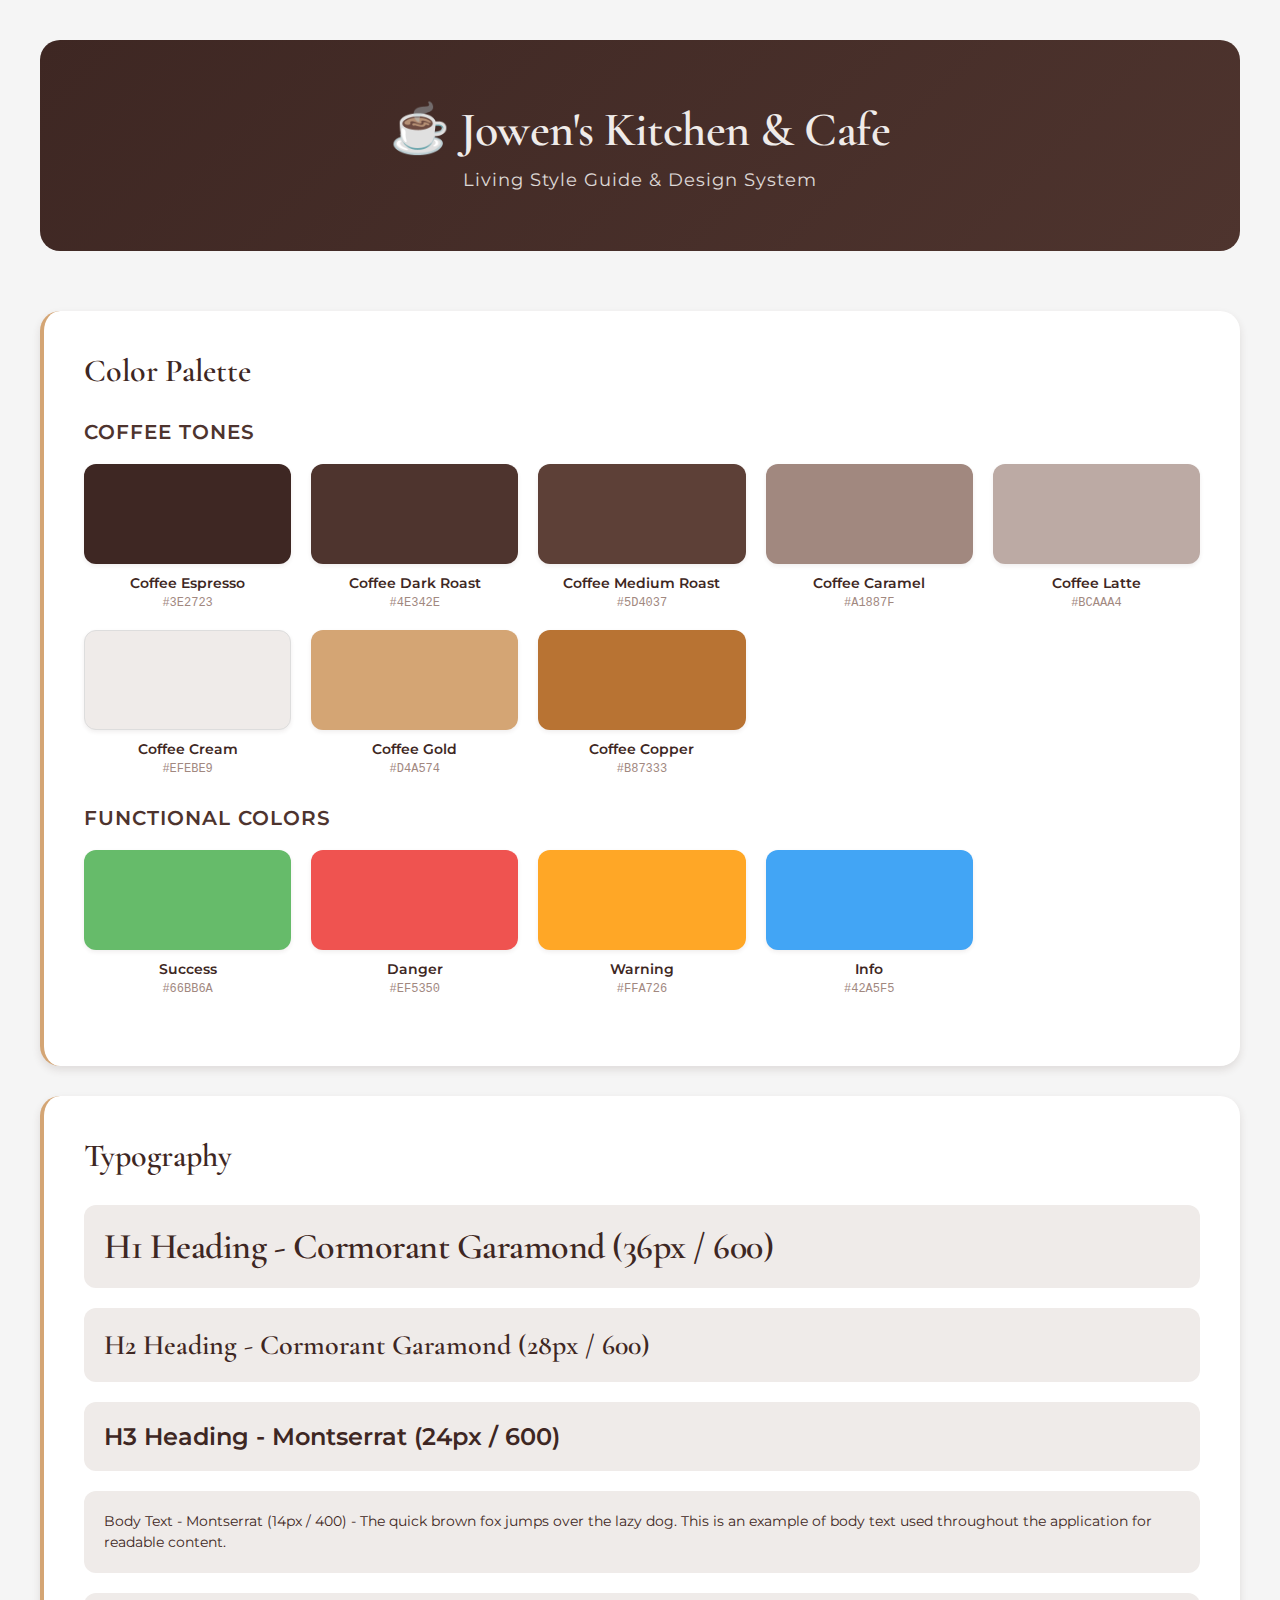
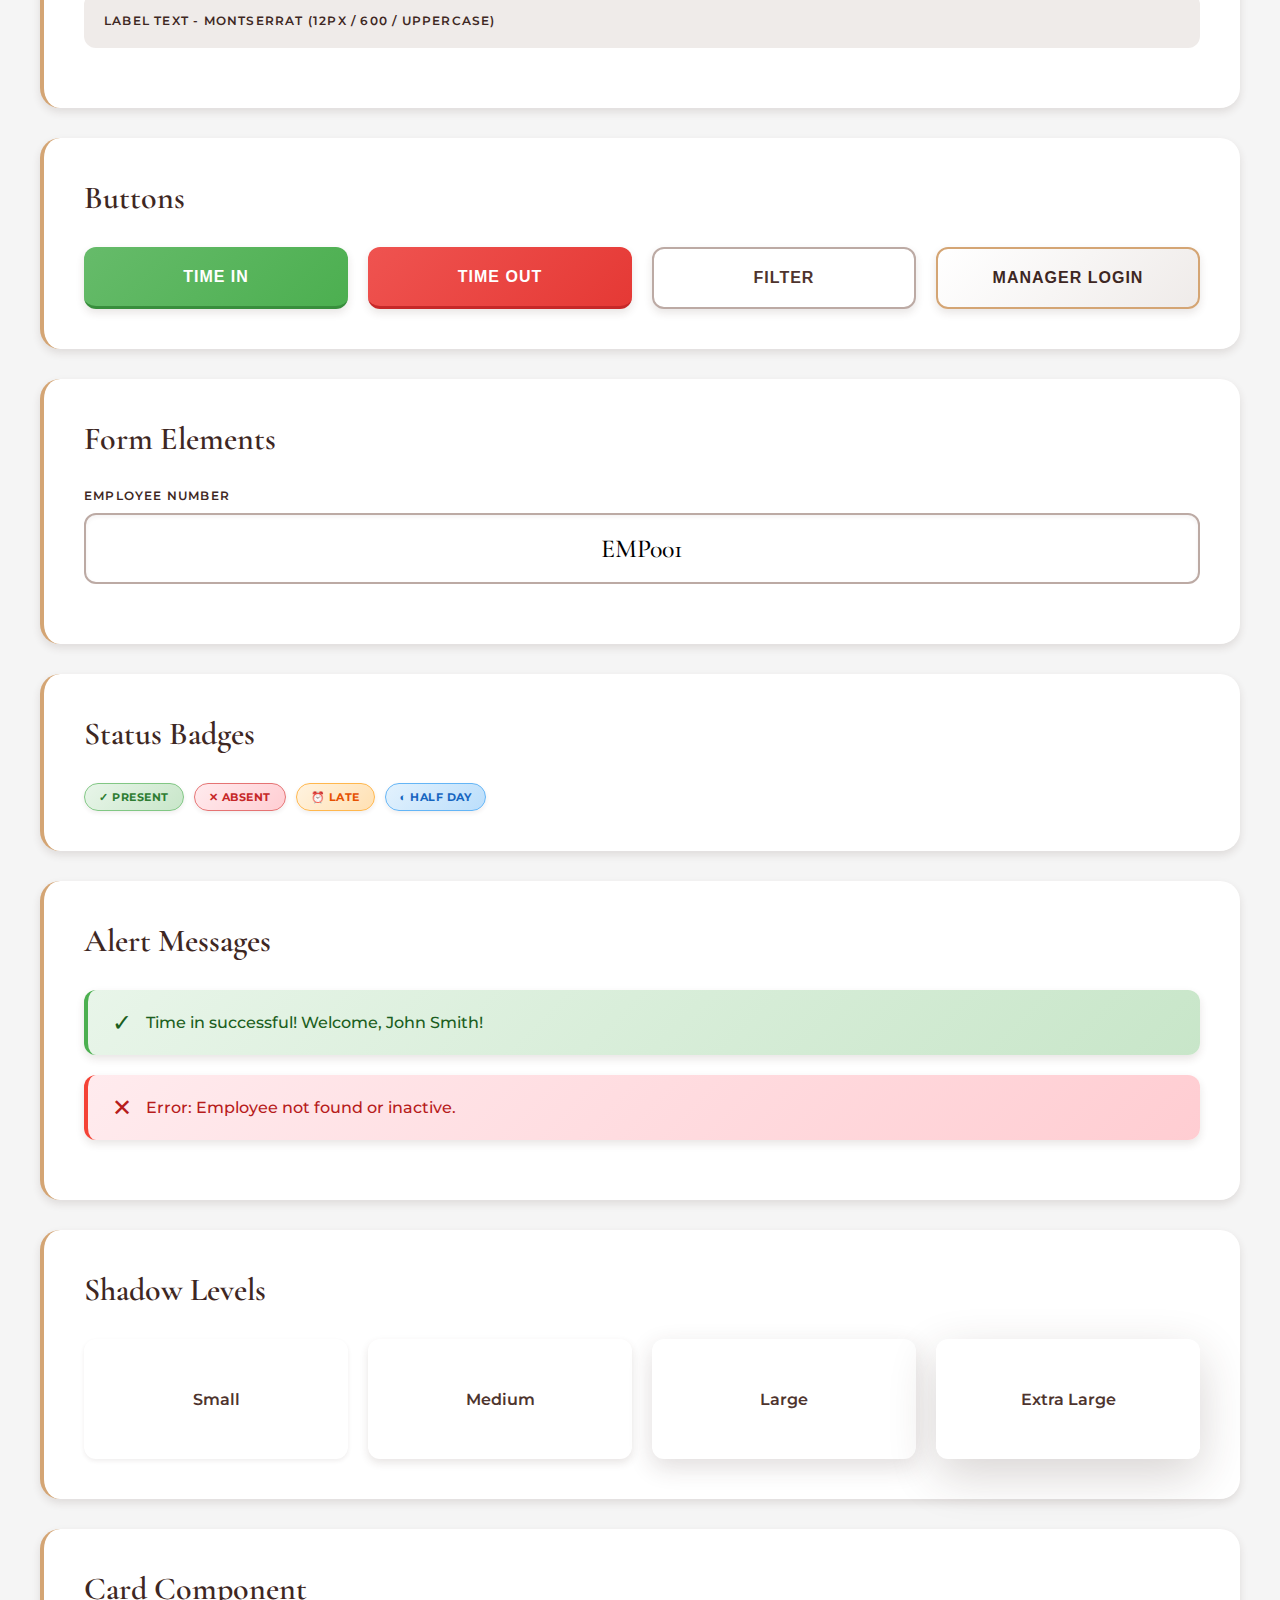
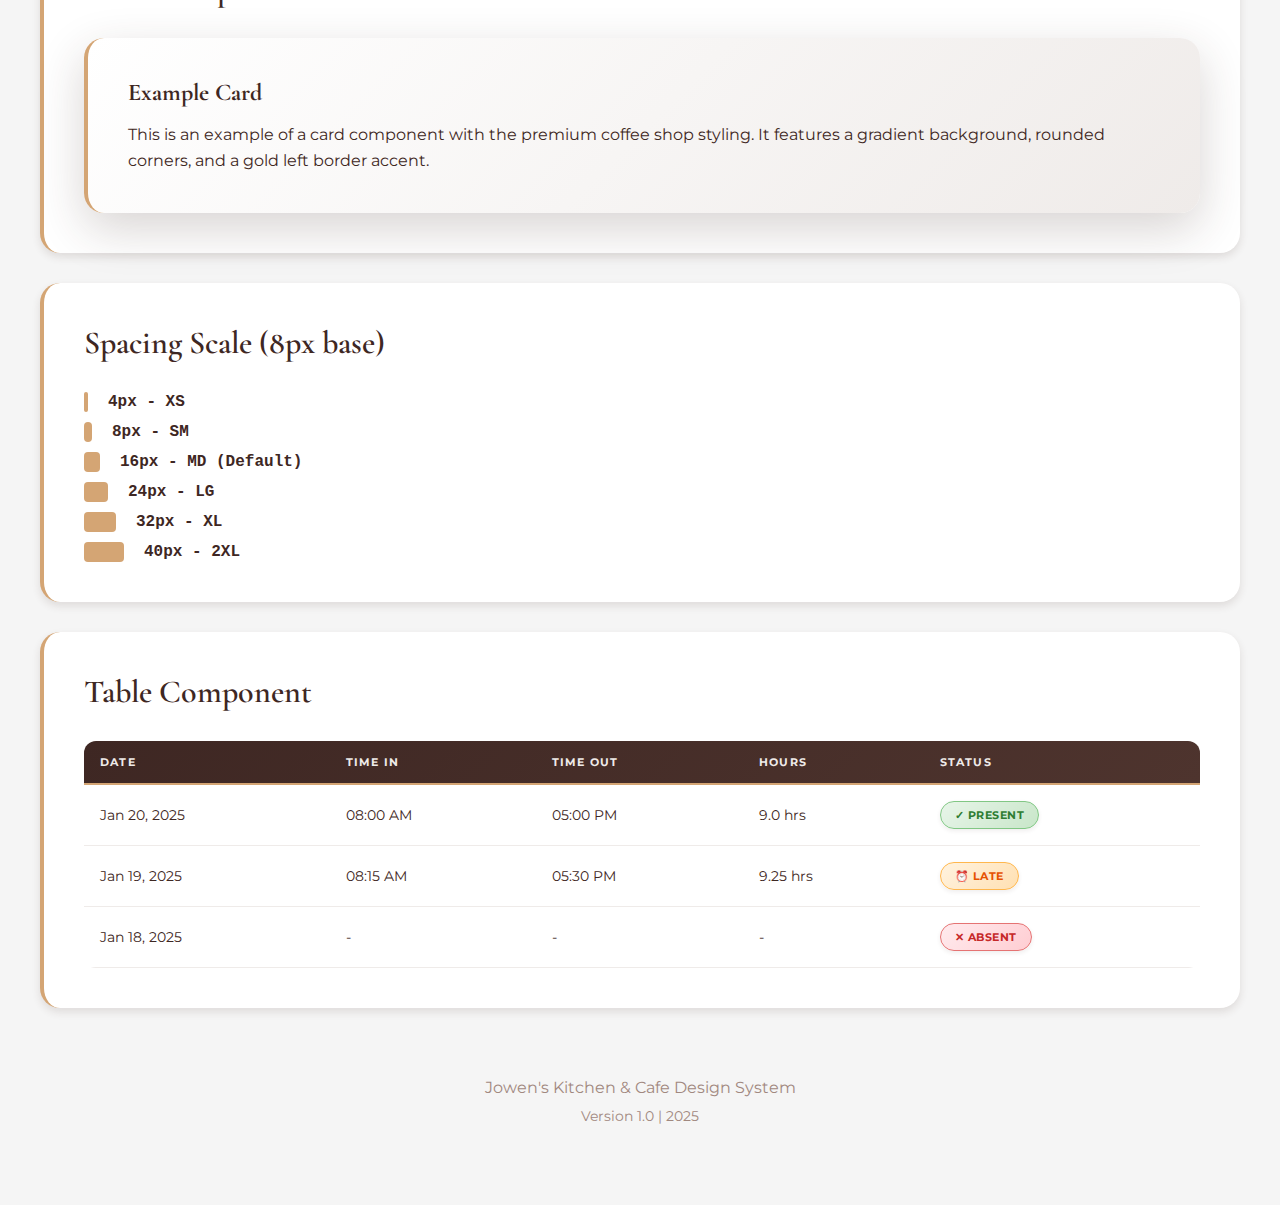
<file: style-guide.html>
<!DOCTYPE html>
<html lang="en">
<head>
    <meta charset="UTF-8">
    <meta name="viewport" content="width=device-width, initial-scale=1.0">
    <title>Jowen's Kitchen & Cafe - Style Guide</title>
    <link href="https://fonts.googleapis.com/css2?family=Cormorant+Garamond:wght@300;400;500;600;700&family=Montserrat:wght@300;400;500;600;700&display=swap" rel="stylesheet">
    <style>
        :root {
            --coffee-espresso: #3E2723;
            --coffee-dark-roast: #4E342E;
            --coffee-medium-roast: #5D4037;
            --coffee-caramel: #A1887F;
            --coffee-latte: #BCAAA4;
            --coffee-cream: #EFEBE9;
            --coffee-foam: #FAFAFA;
            --coffee-gold: #D4A574;
            --coffee-copper: #B87333;
            --coffee-amber: #FFB74D;
            --success: #66BB6A;
            --danger: #EF5350;
            --warning: #FFA726;
            --info: #42A5F5;
        }

        * {
            margin: 0;
            padding: 0;
            box-sizing: border-box;
        }

        body {
            font-family: 'Montserrat', sans-serif;
            background: #F5F5F5;
            padding: 40px 20px;
            color: var(--coffee-espresso);
        }

        .container {
            max-width: 1200px;
            margin: 0 auto;
        }

        .header {
            text-align: center;
            margin-bottom: 60px;
            padding: 60px 20px;
            background: linear-gradient(135deg, var(--coffee-espresso), var(--coffee-dark-roast));
            border-radius: 20px;
            color: var(--coffee-cream);
        }

        .header h1 {
            font-family: 'Cormorant Garamond', serif;
            font-size: 48px;
            font-weight: 600;
            margin-bottom: 10px;
            letter-spacing: -0.5px;
        }

        .header p {
            font-size: 18px;
            opacity: 0.9;
            letter-spacing: 1px;
        }

        .section {
            background: white;
            padding: 40px;
            margin-bottom: 30px;
            border-radius: 20px;
            box-shadow: 0 4px 8px rgba(62, 39, 35, 0.12);
            border-left: 4px solid var(--coffee-gold);
        }

        .section-title {
            font-family: 'Cormorant Garamond', serif;
            font-size: 32px;
            font-weight: 600;
            margin-bottom: 30px;
            color: var(--coffee-espresso);
        }

        .subsection-title {
            font-size: 20px;
            font-weight: 600;
            margin: 30px 0 20px;
            color: var(--coffee-dark-roast);
            text-transform: uppercase;
            letter-spacing: 1px;
        }

        /* Color Swatches */
        .color-grid {
            display: grid;
            grid-template-columns: repeat(auto-fill, minmax(200px, 1fr));
            gap: 20px;
            margin-bottom: 30px;
        }

        .color-swatch {
            text-align: center;
        }

        .color-box {
            height: 100px;
            border-radius: 12px;
            margin-bottom: 10px;
            box-shadow: 0 2px 4px rgba(62, 39, 35, 0.08);
        }

        .color-name {
            font-weight: 600;
            font-size: 14px;
            margin-bottom: 4px;
        }

        .color-code {
            font-family: 'Courier New', monospace;
            font-size: 12px;
            color: var(--coffee-caramel);
        }

        /* Typography */
        .type-sample {
            margin-bottom: 20px;
            padding: 20px;
            background: var(--coffee-cream);
            border-radius: 12px;
        }

        .h1-sample {
            font-family: 'Cormorant Garamond', serif;
            font-size: 36px;
            font-weight: 600;
            letter-spacing: -0.5px;
        }

        .h2-sample {
            font-family: 'Cormorant Garamond', serif;
            font-size: 28px;
            font-weight: 600;
        }

        .h3-sample {
            font-family: 'Montserrat', sans-serif;
            font-size: 24px;
            font-weight: 600;
        }

        .body-sample {
            font-size: 14px;
            line-height: 1.5;
        }

        .label-sample {
            font-size: 12px;
            font-weight: 600;
            text-transform: uppercase;
            letter-spacing: 1.2px;
        }

        /* Buttons */
        .button-grid {
            display: grid;
            grid-template-columns: repeat(auto-fit, minmax(200px, 1fr));
            gap: 20px;
        }

        .btn {
            padding: 20px;
            border: none;
            border-radius: 12px;
            font-size: 16px;
            font-weight: 600;
            text-transform: uppercase;
            letter-spacing: 1px;
            cursor: pointer;
            transition: all 0.3s ease;
            box-shadow: 0 4px 8px rgba(62, 39, 35, 0.12);
        }

        .btn:hover {
            transform: translateY(-3px);
            box-shadow: 0 8px 24px rgba(62, 39, 35, 0.16);
        }

        .btn-primary {
            background: linear-gradient(135deg, var(--success) 0%, #4CAF50 100%);
            color: white;
            border-bottom: 3px solid #388E3C;
        }

        .btn-danger {
            background: linear-gradient(135deg, var(--danger) 0%, #E53935 100%);
            color: white;
            border-bottom: 3px solid #C62828;
        }

        .btn-secondary {
            background: white;
            color: var(--coffee-dark-roast);
            border: 2px solid var(--coffee-latte);
        }

        .btn-gold {
            background: linear-gradient(135deg, white, var(--coffee-cream));
            color: var(--coffee-espresso);
            border: 2px solid var(--coffee-gold);
        }

        /* Form Elements */
        .input {
            width: 100%;
            padding: 18px 24px;
            font-size: 26px;
            font-weight: 500;
            font-family: 'Cormorant Garamond', serif;
            text-align: center;
            border: 2px solid var(--coffee-latte);
            border-radius: 12px;
            margin-bottom: 20px;
            box-shadow: inset 0 2px 4px rgba(62, 39, 35, 0.06);
        }

        .input:focus {
            outline: none;
            border-color: var(--coffee-gold);
            box-shadow: 0 0 0 4px rgba(212, 165, 116, 0.15);
        }

        /* Badges */
        .badge-grid {
            display: flex;
            flex-wrap: wrap;
            gap: 10px;
        }

        .badge {
            display: inline-flex;
            align-items: center;
            padding: 6px 14px;
            border-radius: 20px;
            font-size: 11px;
            font-weight: 700;
            text-transform: uppercase;
            letter-spacing: 0.5px;
            box-shadow: 0 2px 4px rgba(62, 39, 35, 0.08);
        }

        .badge-success {
            background: linear-gradient(135deg, #E8F5E9, #C8E6C9);
            color: #2E7D32;
            border: 1px solid #81C784;
        }

        .badge-danger {
            background: linear-gradient(135deg, #FFEBEE, #FFCDD2);
            color: #C62828;
            border: 1px solid #E57373;
        }

        .badge-warning {
            background: linear-gradient(135deg, #FFF3E0, #FFE0B2);
            color: #E65100;
            border: 1px solid #FFB74D;
        }

        .badge-info {
            background: linear-gradient(135deg, #E3F2FD, #BBDEFB);
            color: #1565C0;
            border: 1px solid #64B5F6;
        }

        /* Alerts */
        .alert {
            padding: 18px 24px;
            border-radius: 12px;
            margin-bottom: 20px;
            display: flex;
            align-items: center;
            font-weight: 500;
            box-shadow: 0 4px 8px rgba(62, 39, 35, 0.12);
        }

        .alert-success {
            background: linear-gradient(135deg, #E8F5E9, #C8E6C9);
            color: #1B5E20;
            border-left: 4px solid #4CAF50;
        }

        .alert-danger {
            background: linear-gradient(135deg, #FFEBEE, #FFCDD2);
            color: #B71C1C;
            border-left: 4px solid #F44336;
        }

        .alert-icon {
            font-size: 24px;
            margin-right: 14px;
        }

        /* Shadows */
        .shadow-grid {
            display: grid;
            grid-template-columns: repeat(auto-fit, minmax(200px, 1fr));
            gap: 20px;
        }

        .shadow-box {
            height: 120px;
            background: white;
            border-radius: 12px;
            display: flex;
            align-items: center;
            justify-content: center;
            font-weight: 600;
            color: var(--coffee-dark-roast);
        }

        .shadow-sm {
            box-shadow: 0 2px 4px rgba(62, 39, 35, 0.08);
        }

        .shadow-md {
            box-shadow: 0 4px 8px rgba(62, 39, 35, 0.12);
        }

        .shadow-lg {
            box-shadow: 0 8px 24px rgba(62, 39, 35, 0.16);
        }

        .shadow-xl {
            box-shadow: 0 16px 48px rgba(62, 39, 35, 0.20);
        }

        /* Card Example */
        .card-example {
            background: linear-gradient(135deg, white 0%, var(--coffee-cream) 100%);
            border-radius: 20px;
            padding: 40px;
            border-left: 4px solid var(--coffee-gold);
            box-shadow: 0 16px 48px rgba(62, 39, 35, 0.20);
        }

        /* Spacing */
        .spacing-grid {
            display: flex;
            flex-direction: column;
            gap: 10px;
        }

        .spacing-item {
            display: flex;
            align-items: center;
            gap: 20px;
        }

        .spacing-box {
            background: var(--coffee-gold);
            border-radius: 4px;
        }

        .spacing-label {
            font-weight: 600;
            font-family: 'Courier New', monospace;
        }

        /* Table */
        .table-example {
            width: 100%;
            border-collapse: separate;
            border-spacing: 0;
            border-radius: 12px;
            overflow: hidden;
        }

        .table-example thead {
            background: linear-gradient(135deg, var(--coffee-espresso), var(--coffee-dark-roast));
        }

        .table-example th {
            padding: 14px 16px;
            text-align: left;
            font-size: 11px;
            font-weight: 700;
            color: var(--coffee-cream);
            text-transform: uppercase;
            letter-spacing: 1.2px;
            border-bottom: 2px solid var(--coffee-gold);
        }

        .table-example td {
            padding: 16px;
            font-size: 14px;
            background: white;
            border-bottom: 1px solid var(--coffee-cream);
        }

        .table-example tbody tr:hover {
            background: var(--coffee-cream);
        }

        @media (max-width: 768px) {
            .color-grid,
            .button-grid,
            .shadow-grid {
                grid-template-columns: 1fr;
            }
        }
    </style>
</head>
<body>
    <div class="container">
        <!-- Header -->
        <div class="header">
            <h1>☕ Jowen's Kitchen & Cafe</h1>
            <p>Living Style Guide & Design System</p>
        </div>

        <!-- Colors Section -->
        <div class="section">
            <h2 class="section-title">Color Palette</h2>

            <h3 class="subsection-title">Coffee Tones</h3>
            <div class="color-grid">
                <div class="color-swatch">
                    <div class="color-box" style="background: var(--coffee-espresso);"></div>
                    <div class="color-name">Coffee Espresso</div>
                    <div class="color-code">#3E2723</div>
                </div>
                <div class="color-swatch">
                    <div class="color-box" style="background: var(--coffee-dark-roast);"></div>
                    <div class="color-name">Coffee Dark Roast</div>
                    <div class="color-code">#4E342E</div>
                </div>
                <div class="color-swatch">
                    <div class="color-box" style="background: var(--coffee-medium-roast);"></div>
                    <div class="color-name">Coffee Medium Roast</div>
                    <div class="color-code">#5D4037</div>
                </div>
                <div class="color-swatch">
                    <div class="color-box" style="background: var(--coffee-caramel);"></div>
                    <div class="color-name">Coffee Caramel</div>
                    <div class="color-code">#A1887F</div>
                </div>
                <div class="color-swatch">
                    <div class="color-box" style="background: var(--coffee-latte);"></div>
                    <div class="color-name">Coffee Latte</div>
                    <div class="color-code">#BCAAA4</div>
                </div>
                <div class="color-swatch">
                    <div class="color-box" style="background: var(--coffee-cream); border: 1px solid #ddd;"></div>
                    <div class="color-name">Coffee Cream</div>
                    <div class="color-code">#EFEBE9</div>
                </div>
                <div class="color-swatch">
                    <div class="color-box" style="background: var(--coffee-gold);"></div>
                    <div class="color-name">Coffee Gold</div>
                    <div class="color-code">#D4A574</div>
                </div>
                <div class="color-swatch">
                    <div class="color-box" style="background: var(--coffee-copper);"></div>
                    <div class="color-name">Coffee Copper</div>
                    <div class="color-code">#B87333</div>
                </div>
            </div>

            <h3 class="subsection-title">Functional Colors</h3>
            <div class="color-grid">
                <div class="color-swatch">
                    <div class="color-box" style="background: var(--success);"></div>
                    <div class="color-name">Success</div>
                    <div class="color-code">#66BB6A</div>
                </div>
                <div class="color-swatch">
                    <div class="color-box" style="background: var(--danger);"></div>
                    <div class="color-name">Danger</div>
                    <div class="color-code">#EF5350</div>
                </div>
                <div class="color-swatch">
                    <div class="color-box" style="background: var(--warning);"></div>
                    <div class="color-name">Warning</div>
                    <div class="color-code">#FFA726</div>
                </div>
                <div class="color-swatch">
                    <div class="color-box" style="background: var(--info);"></div>
                    <div class="color-name">Info</div>
                    <div class="color-code">#42A5F5</div>
                </div>
            </div>
        </div>

        <!-- Typography -->
        <div class="section">
            <h2 class="section-title">Typography</h2>

            <div class="type-sample">
                <div class="h1-sample">H1 Heading - Cormorant Garamond (36px / 600)</div>
            </div>

            <div class="type-sample">
                <div class="h2-sample">H2 Heading - Cormorant Garamond (28px / 600)</div>
            </div>

            <div class="type-sample">
                <div class="h3-sample">H3 Heading - Montserrat (24px / 600)</div>
            </div>

            <div class="type-sample">
                <div class="body-sample">Body Text - Montserrat (14px / 400) - The quick brown fox jumps over the lazy dog. This is an example of body text used throughout the application for readable content.</div>
            </div>

            <div class="type-sample">
                <div class="label-sample">Label Text - Montserrat (12px / 600 / Uppercase)</div>
            </div>
        </div>

        <!-- Buttons -->
        <div class="section">
            <h2 class="section-title">Buttons</h2>

            <div class="button-grid">
                <button class="btn btn-primary">Time In</button>
                <button class="btn btn-danger">Time Out</button>
                <button class="btn btn-secondary">Filter</button>
                <button class="btn btn-gold">Manager Login</button>
            </div>
        </div>

        <!-- Form Elements -->
        <div class="section">
            <h2 class="section-title">Form Elements</h2>

            <label class="label-sample" style="display: block; margin-bottom: 10px;">Employee Number</label>
            <input type="text" class="input" placeholder="Enter your ID" value="EMP001">
        </div>

        <!-- Badges -->
        <div class="section">
            <h2 class="section-title">Status Badges</h2>

            <div class="badge-grid">
                <span class="badge badge-success">✓ Present</span>
                <span class="badge badge-danger">✕ Absent</span>
                <span class="badge badge-warning">⏰ Late</span>
                <span class="badge badge-info">◐ Half Day</span>
            </div>
        </div>

        <!-- Alerts -->
        <div class="section">
            <h2 class="section-title">Alert Messages</h2>

            <div class="alert alert-success">
                <span class="alert-icon">✓</span>
                <span>Time in successful! Welcome, John Smith!</span>
            </div>

            <div class="alert alert-danger">
                <span class="alert-icon">✕</span>
                <span>Error: Employee not found or inactive.</span>
            </div>
        </div>

        <!-- Shadows -->
        <div class="section">
            <h2 class="section-title">Shadow Levels</h2>

            <div class="shadow-grid">
                <div class="shadow-box shadow-sm">Small</div>
                <div class="shadow-box shadow-md">Medium</div>
                <div class="shadow-box shadow-lg">Large</div>
                <div class="shadow-box shadow-xl">Extra Large</div>
            </div>
        </div>

        <!-- Card Example -->
        <div class="section">
            <h2 class="section-title">Card Component</h2>

            <div class="card-example">
                <h3 style="font-family: 'Cormorant Garamond', serif; font-size: 24px; margin-bottom: 15px;">Example Card</h3>
                <p style="line-height: 1.6;">This is an example of a card component with the premium coffee shop styling. It features a gradient background, rounded corners, and a gold left border accent.</p>
            </div>
        </div>

        <!-- Spacing Scale -->
        <div class="section">
            <h2 class="section-title">Spacing Scale (8px base)</h2>

            <div class="spacing-grid">
                <div class="spacing-item">
                    <div class="spacing-box" style="width: 4px; height: 20px;"></div>
                    <span class="spacing-label">4px - XS</span>
                </div>
                <div class="spacing-item">
                    <div class="spacing-box" style="width: 8px; height: 20px;"></div>
                    <span class="spacing-label">8px - SM</span>
                </div>
                <div class="spacing-item">
                    <div class="spacing-box" style="width: 16px; height: 20px;"></div>
                    <span class="spacing-label">16px - MD (Default)</span>
                </div>
                <div class="spacing-item">
                    <div class="spacing-box" style="width: 24px; height: 20px;"></div>
                    <span class="spacing-label">24px - LG</span>
                </div>
                <div class="spacing-item">
                    <div class="spacing-box" style="width: 32px; height: 20px;"></div>
                    <span class="spacing-label">32px - XL</span>
                </div>
                <div class="spacing-item">
                    <div class="spacing-box" style="width: 40px; height: 20px;"></div>
                    <span class="spacing-label">40px - 2XL</span>
                </div>
            </div>
        </div>

        <!-- Table Example -->
        <div class="section">
            <h2 class="section-title">Table Component</h2>

            <table class="table-example">
                <thead>
                    <tr>
                        <th>Date</th>
                        <th>Time In</th>
                        <th>Time Out</th>
                        <th>Hours</th>
                        <th>Status</th>
                    </tr>
                </thead>
                <tbody>
                    <tr>
                        <td>Jan 20, 2025</td>
                        <td>08:00 AM</td>
                        <td>05:00 PM</td>
                        <td>9.0 hrs</td>
                        <td><span class="badge badge-success">✓ Present</span></td>
                    </tr>
                    <tr>
                        <td>Jan 19, 2025</td>
                        <td>08:15 AM</td>
                        <td>05:30 PM</td>
                        <td>9.25 hrs</td>
                        <td><span class="badge badge-warning">⏰ Late</span></td>
                    </tr>
                    <tr>
                        <td>Jan 18, 2025</td>
                        <td>-</td>
                        <td>-</td>
                        <td>-</td>
                        <td><span class="badge badge-danger">✕ Absent</span></td>
                    </tr>
                </tbody>
            </table>
        </div>

        <!-- Footer -->
        <div style="text-align: center; padding: 40px 0; color: var(--coffee-caramel);">
            <p style="margin-bottom: 10px;">Jowen's Kitchen & Cafe Design System</p>
            <p style="font-size: 14px;">Version 1.0 | 2025</p>
        </div>
    </div>
</body>
</html>
</file>
